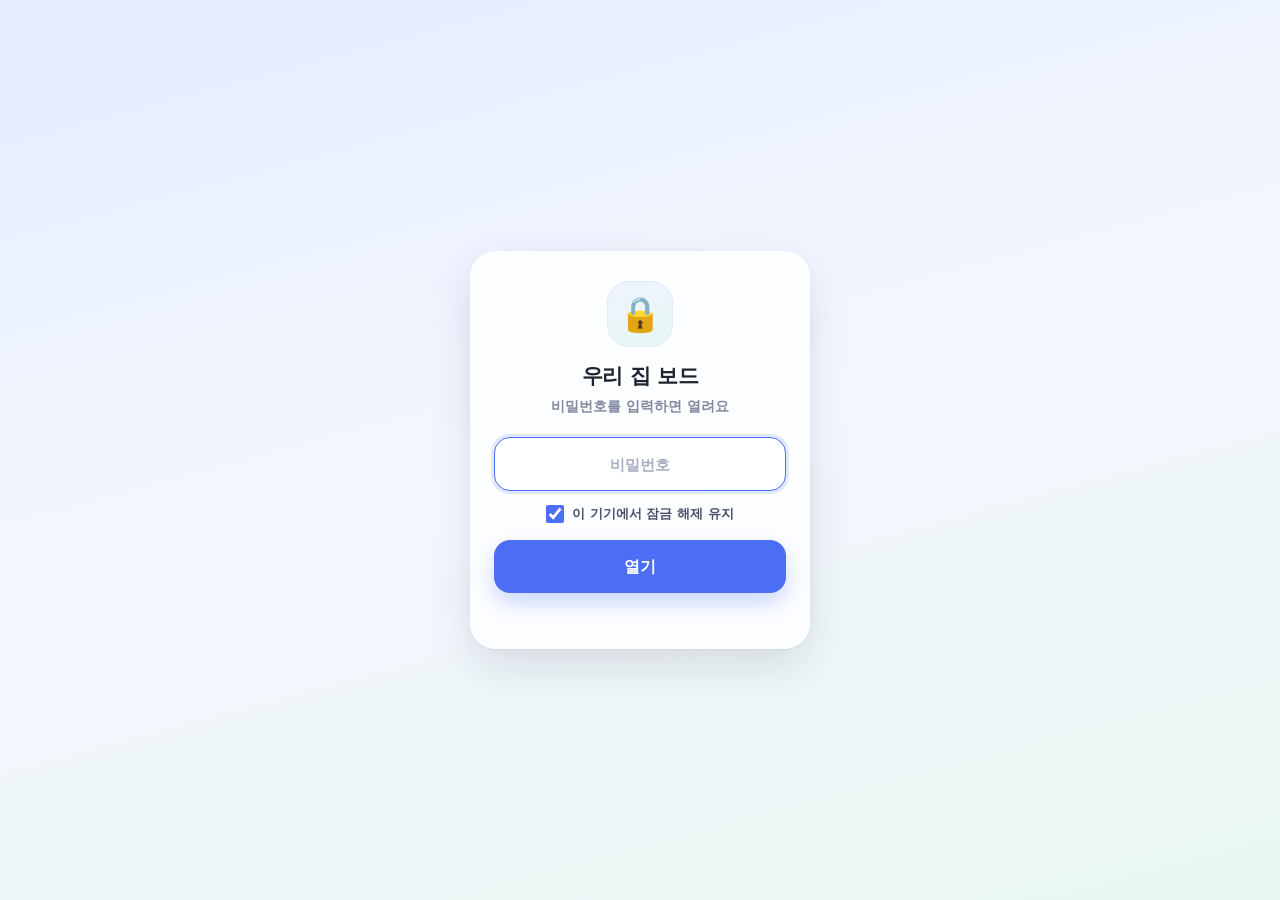
<file: index.html>
<!DOCTYPE html>
<html lang="ko">
<head>
<meta charset="utf-8">
<meta name="viewport" content="width=device-width, initial-scale=1, viewport-fit=cover">
<meta name="theme-color" content="#eef3ff">
<meta name="apple-mobile-web-app-capable" content="yes">
<meta name="apple-mobile-web-app-title" content="우리 집 보드">
<meta name="description" content="우리 집 보드">
<meta name="robots" content="noindex, nofollow">
<meta http-equiv="Cache-Control" content="no-cache, no-store, must-revalidate">
<meta http-equiv="Pragma" content="no-cache">
<meta http-equiv="Expires" content="0">
<meta name="board-version" content="20261127173428">
<title>우리 집 보드</title>
<link rel="stylesheet" href="styles.css?v=20261127173428">
<link rel="icon" href="data:image/svg+xml,<svg xmlns='http://www.w3.org/2000/svg' viewBox='0 0 100 100'><text y='.9em' font-size='90'>🔒</text></svg>">
</head>
<body class="locked">

<!-- 잠금 화면 -->
<div class="lock-screen" id="lockScreen">
  <div class="lock-card">
    <div class="lock-icon" aria-hidden="true">🔒</div>
    <h1 class="lock-title">우리 집 보드</h1>
    <p class="lock-sub">비밀번호를 입력하면 열려요</p>

    <form class="lock-form" id="lockForm" autocomplete="off" novalidate>
      <input class="lock-input" id="lockInput" type="password" inputmode="numeric"
             pattern="[0-9]*" maxlength="12" autocomplete="off" autocorrect="off"
             autocapitalize="off" spellcheck="false" placeholder="비밀번호" aria-label="비밀번호">
      <label class="lock-remember">
        <input type="checkbox" id="rememberDevice" checked>
        <span>이 기기에서 잠금 해제 유지</span>
      </label>
      <button type="submit" class="lock-btn" id="lockSubmit">열기</button>
    </form>

    <p class="lock-error" id="lockError" role="alert" aria-live="polite"></p>
  </div>
</div>

<header class="hero app-shell">
  <div class="hero-inner">
    <div class="hero-top">
      <h1 class="title">우리 집 보드</h1>
      <div class="hero-actions">
        <button type="button" class="refresh-now" id="refreshNow" aria-label="새로고침" title="새로고침">↻</button>
        <button type="button" class="lock-now" id="lockNow" aria-label="잠금">🔒 잠금</button>
      </div>
    </div>
    <div class="hero-row">
      <p class="today" id="todayLabel">오늘</p>
      <span class="pill" id="ddayPill">D-day</span>
      <span class="refresh-note" id="refreshNote" aria-live="polite"></span>
    </div>
    <p class="hero-sub" id="heroSub"></p>
  </div>
</header>

<main class="wrap app-shell" id="main">

  <!-- 오늘 -->
  <section class="tab-panel is-active" id="panel-today" role="tabpanel" aria-labelledby="tab-today">
    <article class="card card-meal" id="todayMealCard">
      <header class="card-head">
        <h2><span class="ico">🍚</span> 오늘의 급식</h2>
        <span class="kcal" id="todayKcal"></span>
      </header>
      <ul class="menu-list" id="todayMenu"><li class="loading">불러오는 중…</li></ul>
      <p class="note" id="todayMealNote"></p>
    </article>

    <article class="card" id="todayAcademyCard">
      <header class="card-head">
        <h2><span class="ico">🏃</span> 오늘의 학원</h2>
        <span class="muted" id="todayAcademyCount"></span>
      </header>
      <ol class="timeline" id="todayTimeline"></ol>
      <p class="note" id="todayAcademyNote"></p>
    </article>

    <article class="card card-dday">
      <header class="card-head">
        <h2><span class="ico">🎒</span> 방학까지</h2>
      </header>
      <p class="dday-big" id="ddayBig">-</p>
      <p class="note" id="ddayNote"></p>
      <ul class="mini-events" id="nextEvents"></ul>
    </article>
  </section>

  <!-- 시간표 -->
  <section class="tab-panel" id="panel-timetable" role="tabpanel" aria-labelledby="tab-timetable">
    <div class="section-head">
      <h2>주간 학원 시간표</h2>
      <p class="muted">월~토 · 오늘 요일은 색으로 표시돼요</p>
    </div>
    <div id="timetable" class="timetable"></div>
    <p class="note center" id="timetableNote"></p>
  </section>

  <!-- 급식 -->
  <section class="tab-panel" id="panel-meal" role="tabpanel" aria-labelledby="tab-meal">
    <div class="section-head row-between">
      <h2>급식표</h2>
      <div class="week-nav">
        <button type="button" class="icon-btn" id="prevWeek" aria-label="지난 주">‹</button>
        <span id="weekRange" class="week-range">-</span>
        <button type="button" class="icon-btn" id="nextWeek" aria-label="다음 주">›</button>
      </div>
    </div>
    <div id="weekMeals" class="week-meals"></div>

    <div class="section-head">
      <h2 id="monthTitle">이번 달 전체 급식</h2>
      <p class="muted">날짜를 누르면 식단이 펼쳐져요</p>
    </div>
    <div id="monthMeals" class="month-meals"></div>
    <p class="note" id="mealSourceNote"></p>
  </section>

  <!-- 숙제 -->
  <section class="tab-panel" id="panel-homework" role="tabpanel" aria-labelledby="tab-homework">
    <div class="section-head row-between">
      <h2>숙제 · 준비물</h2>
      <span class="muted" id="hwProgress">0 / 0</span>
    </div>
    <div class="progress"><div class="progress-bar" id="hwBar"></div></div>

    <form class="hw-form" id="hwForm" autocomplete="off">
      <input type="text" id="hwInput" maxlength="60" placeholder="할 일을 적어 주세요 (예: 수학 12쪽)" aria-label="할 일 추가">
      <button type="submit" class="add-btn">추가</button>
    </form>

    <ul class="hw-list" id="hwList"></ul>
    <p class="note" id="hwNote">체크한 내용은 이 기기에만 저장돼요. 알림장에 올라온 숙제·준비물은 자동으로 채워지고, 지난 알림장 항목은 정리돼요.</p>
    <button type="button" class="ghost-btn" id="hwClearDone">완료한 항목 지우기</button>
  </section>

  <!-- 일정 -->
  <section class="tab-panel" id="panel-events" role="tabpanel" aria-labelledby="tab-events">
    <div class="section-head">
      <h2>시험 · 수행평가</h2>
      <p class="muted">알림장에 올라온 일정과 범위 그대로</p>
    </div>
    <div class="exam-card" id="examCard" hidden>
      <header class="exam-head">
        <h3 id="examTitle"></h3>
        <span class="badge" id="examDday"></span>
      </header>
      <ul class="exam-list" id="examList"></ul>
      <p class="note" id="examNote"></p>
    </div>
    <p class="note" id="examEmpty">지금은 예정된 시험이 없어요.</p>

    <div class="section-head">
      <h2>학사일정</h2>
      <p class="muted">2026학년도</p>
    </div>
    <ul class="event-list" id="eventList"></ul>
    <p class="note" id="eventSourceNote"></p>
  </section>

</main>

<footer class="foot app-shell" id="footNote"></footer>

<nav class="tabbar app-shell" role="tablist" aria-label="메뉴">
  <button type="button" role="tab" class="tab is-active" id="tab-today" data-tab="today" aria-selected="true"><span class="ti">🏠</span>오늘</button>
  <button type="button" role="tab" class="tab" id="tab-timetable" data-tab="timetable" aria-selected="false"><span class="ti">📅</span>시간표</button>
  <button type="button" role="tab" class="tab" id="tab-meal" data-tab="meal" aria-selected="false"><span class="ti">🍱</span>급식</button>
  <button type="button" role="tab" class="tab" id="tab-homework" data-tab="homework" aria-selected="false"><span class="ti">✅</span>숙제</button>
  <button type="button" role="tab" class="tab" id="tab-events" data-tab="events" aria-selected="false"><span class="ti">📌</span>일정</button>
</nav>

<script src="data-enc.js?v=20261127173428"></script>
<script src="app.js?v=20261127173428"></script>
<script>
/* 판올림 감지: index.html 이 캐시에 남아 있어도 새 배포를 알아채고 스스로 새 주소로 다시 엽니다. */
(function () {
  var cur = document.querySelector('meta[name="board-version"]');
  var mine = cur ? cur.getAttribute('content') : '';
  if (!mine || !window.fetch) return;
  var p;
  try {
    p = fetch('version.json?ts=' + Date.now(), { cache: 'no-store' });
  } catch (e) { return; }
  p.then(function (r) { return r.ok ? r.text() : ''; })
    .then(function (t) {
      var latest = '';
      try { latest = (JSON.parse(t) || {}).version || ''; } catch (e) { return; }
      if (!latest || latest === mine) return;
      var u = new URL(location.href);
      if (u.searchParams.get('v') === latest) return;
      try {
        if (sessionStorage.getItem('donnie.reloadFor') === latest) return;
        sessionStorage.setItem('donnie.reloadFor', latest);
      } catch (e) {}
      u.searchParams.set('v', latest);
      location.replace(u.toString());
    })
    .catch(function () {});
})();
</script>
</body>
</html>
</file>
<file: styles.css>
:root{
  --bg:#f4f6fb;
  --card:#ffffff;
  --ink:#1f2532;
  --ink-2:#48506a;
  --muted:#818aa0;
  --line:#eceff6;
  --accent:#4c6ef5;
  --accent-soft:#e9efff;
  --sports:#2f74e0;
  --sports-bg:#e8f1fe;
  --study:#7a5cf0;
  --study-bg:#efeaff;
  --care:#e07b39;
  --care-bg:#fdefe3;
  --mint:#12a594;
  --mint-bg:#e2f7f2;
  --radius:20px;
  --shadow:0 6px 20px rgba(31,37,50,.06), 0 1px 2px rgba(31,37,50,.04);
  --tab-h:64px;
}

*{box-sizing:border-box;-webkit-tap-highlight-color:transparent}
html,body{margin:0;padding:0}
body{
  background:var(--bg);
  color:var(--ink);
  font-family:-apple-system,BlinkMacSystemFont,"Apple SD Gothic Neo","Pretendard","Noto Sans KR","Malgun Gothic",system-ui,sans-serif;
  font-size:16px;
  line-height:1.45;
  -webkit-font-smoothing:antialiased;
  padding-bottom:calc(var(--tab-h) + env(safe-area-inset-bottom) + 16px);
}
h1,h2,h3,p,ul,ol{margin:0;padding:0}
ul,ol{list-style:none}
button{font:inherit;color:inherit;border:0;background:none;cursor:pointer}

/* ---------- lock screen ---------- */
body.locked{overflow:hidden;padding-bottom:0}
body.locked .app-shell{display:none !important}
.lock-screen{
  position:fixed;inset:0;z-index:60;
  display:flex;align-items:center;justify-content:center;
  padding:24px 20px calc(env(safe-area-inset-bottom) + 24px);
  background:linear-gradient(165deg,#e4ecff 0%,#f4f7ff 48%,#e8f7f2 100%);
}
.lock-screen[hidden]{display:none}
.lock-card{
  width:100%;max-width:340px;
  background:rgba(255,255,255,.86);
  backdrop-filter:saturate(180%) blur(16px);
  -webkit-backdrop-filter:saturate(180%) blur(16px);
  border-radius:26px;
  box-shadow:0 18px 44px rgba(31,37,50,.12), 0 1px 2px rgba(31,37,50,.06);
  padding:30px 24px 24px;
  text-align:center;
}
.lock-icon{
  font-size:34px;line-height:1;
  width:66px;height:66px;margin:0 auto 14px;
  display:grid;place-items:center;
  background:linear-gradient(160deg,#eef3ff,#e6f7f2);
  border-radius:22px;
  box-shadow:inset 0 0 0 1px #e3ebfa;
}
.lock-title{font-size:21px;font-weight:800;letter-spacing:-.02em}
.lock-sub{font-size:13.5px;color:var(--muted);margin-top:6px;font-weight:600}
.lock-form{margin-top:20px}
.lock-input{
  width:100%;
  border:1px solid #dde5f3;background:#fff;border-radius:16px;
  padding:15px 16px;font-size:19px;font-weight:700;letter-spacing:.34em;
  text-align:center;color:var(--ink);
  box-shadow:inset 0 1px 2px rgba(31,37,50,.04);
}
.lock-input::placeholder{letter-spacing:normal;font-size:15px;font-weight:600;color:#a8b0c2}
.lock-input:placeholder-shown{letter-spacing:normal}
.lock-input:focus{outline:none;border-color:var(--accent);box-shadow:0 0 0 3px rgba(76,110,245,.16)}
.lock-input:disabled{background:#f7f9fc;color:var(--muted)}
.lock-remember{
  display:flex;align-items:center;justify-content:center;gap:8px;
  margin-top:14px;font-size:13px;color:var(--ink-2);font-weight:600;
  cursor:pointer;-webkit-user-select:none;user-select:none;
}
.lock-remember input{
  width:18px;height:18px;margin:0;accent-color:var(--accent);flex:none;
}
.lock-btn{
  width:100%;margin-top:16px;
  background:var(--accent);color:#fff;
  font-size:16px;font-weight:800;
  padding:15px 0;border-radius:16px;
  box-shadow:0 10px 22px rgba(76,110,245,.28);
}
.lock-btn:active{transform:scale(.985)}
.lock-btn:disabled{opacity:.55;box-shadow:none}
.lock-error{
  min-height:20px;margin-top:12px;
  font-size:13px;font-weight:700;color:#d64545;
  opacity:0;transition:opacity .15s ease;
}
.lock-error.show{opacity:1}
.lock-error.is-info{color:var(--muted);font-weight:600}

/* ---------- hero ---------- */
.hero{
  background:linear-gradient(160deg,#dfe9ff 0%,#eef4ff 46%,#e6f7f2 100%);
  padding:calc(env(safe-area-inset-top) + 22px) 20px 22px;
  border-radius:0 0 28px 28px;
}
.hero-inner{max-width:520px;margin:0 auto}
.hero-top{display:flex;align-items:center;justify-content:space-between;gap:12px}
.title{
  font-size:26px;
  font-weight:800;
  letter-spacing:-.02em;
  margin-top:0;
}
.lock-now{
  flex:none;
  font-size:12.5px;font-weight:750;color:#4d5876;
  background:rgba(255,255,255,.8);
  padding:8px 12px;border-radius:999px;
  box-shadow:0 2px 8px rgba(31,37,50,.08);
  white-space:nowrap;
}
.lock-now:active{transform:scale(.95)}
.hero-actions{display:flex;align-items:center;gap:8px;flex:none}
/* 새로고침 버튼 — 누르면 최신 데이터를 다시 받아 옵니다. */
.refresh-now{
  flex:none;
  width:34px;height:34px;padding:0;
  font-size:17px;line-height:1;
  color:#4d5876;
  background:rgba(255,255,255,.8);
  border-radius:50%;
  box-shadow:0 2px 8px rgba(31,37,50,.08);
  display:grid;place-items:center;
  -webkit-tap-highlight-color:transparent;
  transition:color .15s, background .15s;
}
.refresh-now:active{transform:scale(.94)}
.refresh-now.is-busy{color:var(--accent);background:#fff;animation:refresh-spin .8s linear infinite}
.refresh-now.is-done{color:#0d8577;background:var(--mint-bg)}
.refresh-now.is-fail{color:#d64545;background:#fdeaea}
@keyframes refresh-spin{from{transform:rotate(0deg)}to{transform:rotate(360deg)}}
@media (prefers-reduced-motion:reduce){.refresh-now.is-busy{animation:none}}
.refresh-note{
  margin-left:auto;
  font-size:12px;font-weight:800;color:#0d8577;
  opacity:0;transition:opacity .18s ease;
  white-space:nowrap;
}
.refresh-note.show{opacity:1}
.hero-row{
  display:flex;align-items:center;gap:8px;
  margin-top:10px;flex-wrap:wrap;
}
.today{font-size:17px;font-weight:700;color:var(--ink)}
.pill{
  font-size:12.5px;font-weight:700;
  background:#fff;
  color:var(--accent);
  padding:4px 10px;
  border-radius:999px;
  box-shadow:0 2px 8px rgba(76,110,245,.16);
  white-space:nowrap;
}
.hero-sub{font-size:13px;color:#5b6788;margin-top:6px}

/* ---------- layout ---------- */
.wrap{
  max-width:520px;
  margin:0 auto;
  padding:16px 16px 8px;
}
.tab-panel{display:none}
.tab-panel.is-active{display:block;animation:fade .18s ease-out}
@keyframes fade{from{opacity:0;transform:translateY(4px)}to{opacity:1;transform:none}}

.card{
  background:var(--card);
  border-radius:var(--radius);
  box-shadow:var(--shadow);
  padding:16px 16px 14px;
  margin-bottom:14px;
}
.card-head{
  display:flex;align-items:baseline;justify-content:space-between;
  gap:10px;margin-bottom:10px;
}
.card-head h2{font-size:16px;font-weight:750;letter-spacing:-.01em;display:flex;align-items:center;gap:6px}
.ico{font-size:16px}
.muted{color:var(--muted);font-size:12.5px;font-weight:600}
.note{color:var(--muted);font-size:12.5px;margin-top:10px;line-height:1.5}
.note.center{text-align:center;margin-top:14px}
.kcal{
  font-size:12.5px;font-weight:700;color:#b4622a;
  background:#fdf0e6;padding:3px 9px;border-radius:999px;white-space:nowrap;
}

.section-head{margin:6px 2px 10px}
.section-head h2{font-size:17px;font-weight:800;letter-spacing:-.01em}
.section-head .muted{margin-top:2px;display:block;font-weight:500}
.row-between{display:flex;align-items:center;justify-content:space-between;gap:10px}

/* ---------- today meal ---------- */
.card-meal{background:linear-gradient(170deg,#fff 45%,#fffaf4 100%)}
.menu-list{display:flex;flex-wrap:wrap;gap:7px}
.menu-list li{
  background:#f6f8fd;
  border:1px solid #eef2fa;
  color:var(--ink-2);
  font-size:14px;
  font-weight:600;
  padding:7px 11px;
  border-radius:12px;
}
.menu-list li.loading{background:none;border:0;color:var(--muted);font-weight:500;padding-left:0}
.menu-list li.main{background:#fff3e6;border-color:#fbe3cc;color:#a65a1f}

/* ---------- timeline ---------- */
.timeline{position:relative;margin-top:2px}
.timeline::before{
  content:"";position:absolute;left:6px;top:10px;bottom:10px;
  width:2px;background:var(--line);border-radius:2px;
}
.tl-item{position:relative;padding:9px 0 9px 26px;display:flex;gap:10px;align-items:flex-start}
.tl-dot{
  position:absolute;left:0;top:15px;width:14px;height:14px;border-radius:50%;
  background:#fff;border:2.5px solid #c9d1e4;
}
.tl-item.is-now .tl-dot{border-color:var(--accent);box-shadow:0 0 0 4px rgba(76,110,245,.16)}
.tl-item.is-done{opacity:.5}
.tl-item.is-done .tl-dot{border-color:#b8c0d4}
.tl-time{
  font-variant-numeric:tabular-nums;
  font-size:13px;font-weight:700;color:var(--ink-2);
  min-width:88px;white-space:nowrap;
}
.tl-body{flex:1;min-width:0}
.tl-name{font-size:15px;font-weight:750;display:flex;align-items:center;gap:7px;flex-wrap:wrap}
.tl-place{font-size:12.5px;color:var(--muted);margin-top:2px}
.badge{
  font-size:11px;font-weight:800;letter-spacing:.02em;
  padding:2px 7px;border-radius:999px;
  background:var(--accent-soft);color:var(--accent);
}
.badge.next{background:var(--mint-bg);color:#0d8577}
.tag-sports{color:var(--sports)}
.tag-study{color:var(--study)}
.tag-care{color:var(--care)}
.empty{
  color:var(--muted);font-size:14px;
  background:#f7f9fc;border-radius:14px;padding:14px;text-align:center;
}

/* ---------- dday ---------- */
.card-dday{background:linear-gradient(165deg,#fff 40%,#eef7ff 100%)}
.dday-big{font-size:30px;font-weight:850;letter-spacing:-.03em;color:#2c4bc4}
.mini-events{margin-top:12px;display:grid;gap:6px}
.mini-events li{
  display:flex;justify-content:space-between;gap:10px;
  font-size:13.5px;color:var(--ink-2);
  padding-top:6px;border-top:1px dashed var(--line);
}
.mini-events li span:first-child{font-weight:650}
.mini-events li .d{color:var(--muted);font-size:12.5px;font-weight:700;white-space:nowrap}

/* ---------- timetable ---------- */
.timetable{display:grid;gap:10px}
.day-card{
  background:var(--card);border-radius:16px;box-shadow:var(--shadow);
  padding:12px 14px;
}
.day-card.today{
  box-shadow:0 0 0 2px var(--accent) inset, var(--shadow);
  background:linear-gradient(180deg,#f7faff,#fff);
}
.day-head{display:flex;align-items:center;gap:8px;margin-bottom:8px}
.day-name{font-size:15px;font-weight:800}
.day-card.today .day-name{color:var(--accent)}
.day-date{font-size:12.5px;color:var(--muted);font-weight:600}
.day-rest{font-size:13px;color:var(--muted)}
.slot{
  display:flex;align-items:center;gap:9px;
  padding:6px 0;
}
.slot + .slot{border-top:1px dashed var(--line)}
.slot-time{
  font-variant-numeric:tabular-nums;font-size:13px;font-weight:700;
  color:var(--ink-2);min-width:104px;white-space:nowrap;
}
.slot-name{font-size:14.5px;font-weight:700}
.slot-name.sports{color:var(--sports)}
.slot-name.study{color:var(--study)}
.slot-name.care{color:var(--care)}

/* ---------- meals ---------- */
.week-nav{display:flex;align-items:center;gap:4px}
.icon-btn{
  width:32px;height:32px;border-radius:10px;background:#fff;
  box-shadow:var(--shadow);font-size:18px;line-height:1;font-weight:700;color:var(--ink-2);
  display:grid;place-items:center;
}
.icon-btn:active{transform:scale(.94)}
.week-range{font-size:12.5px;font-weight:700;color:var(--muted);min-width:104px;text-align:center}
.week-meals{display:grid;gap:10px}
.meal-card{
  background:var(--card);border-radius:16px;box-shadow:var(--shadow);padding:13px 15px;
}
.meal-card.today{box-shadow:0 0 0 2px #ffb26b inset,var(--shadow)}
.meal-head{display:flex;align-items:baseline;justify-content:space-between;gap:8px;margin-bottom:7px}
.meal-day{font-size:14.5px;font-weight:800}
.meal-card.today .meal-day{color:#c26a12}
.meal-cal{font-size:12px;font-weight:700;color:var(--muted)}
.meal-items{font-size:14px;color:var(--ink-2);line-height:1.6}
.meal-none{font-size:13.5px;color:var(--muted)}

.month-meals{display:grid;gap:8px}
.month-row{
  background:var(--card);border-radius:14px;box-shadow:var(--shadow);overflow:hidden;
}
.month-row summary{
  list-style:none;cursor:pointer;
  display:flex;align-items:center;gap:10px;
  padding:12px 14px;font-size:14px;
}
.month-row summary::-webkit-details-marker{display:none}
.month-row .md{font-weight:800;min-width:82px}
.month-row .preview{
  flex:1;min-width:0;color:var(--muted);font-size:13px;
  white-space:nowrap;overflow:hidden;text-overflow:ellipsis;
}
.month-row .mc{font-size:12px;font-weight:700;color:#b4622a}
.month-row .body{padding:0 14px 13px;font-size:14px;color:var(--ink-2);line-height:1.65}

/* ---------- homework ---------- */
.progress{height:8px;background:#e9edf7;border-radius:999px;overflow:hidden;margin:2px 2px 14px}
.progress-bar{height:100%;width:0;background:linear-gradient(90deg,#6f8cff,#37c9a8);transition:width .25s ease}
.hw-form{display:flex;gap:8px;margin-bottom:14px}
.hw-form input{
  flex:1;min-width:0;
  border:1px solid #e2e7f2;background:#fff;border-radius:14px;
  padding:12px 14px;font-size:15px;color:var(--ink);
  box-shadow:var(--shadow);
}
.hw-form input::placeholder{color:#a8b0c2}
.hw-form input:focus{outline:none;border-color:var(--accent);box-shadow:0 0 0 3px rgba(76,110,245,.14)}
.add-btn{
  background:var(--accent);color:#fff;font-weight:750;font-size:15px;
  padding:0 18px;border-radius:14px;box-shadow:0 6px 14px rgba(76,110,245,.28);
}
.add-btn:active{transform:scale(.96)}
.hw-list{display:grid;gap:8px}
.hw-item{
  display:flex;align-items:center;gap:10px;
  background:var(--card);border-radius:14px;box-shadow:var(--shadow);
  padding:11px 12px;
}
.hw-check{
  width:24px;height:24px;border-radius:8px;border:2px solid #ccd4e6;background:#fff;
  flex:none;position:relative;
}
.hw-item.done .hw-check{background:var(--mint);border-color:var(--mint)}
.hw-item.done .hw-check::after{
  content:"";position:absolute;left:6px;top:2px;width:6px;height:11px;
  border:2px solid #fff;border-top:0;border-left:0;transform:rotate(42deg);
}
.hw-text{flex:1;min-width:0;font-size:15px;font-weight:600;word-break:break-word}
.hw-src{
  display:inline-block;margin-left:6px;vertical-align:middle;
  font-size:10.5px;font-weight:800;letter-spacing:.02em;
  padding:2px 6px;border-radius:999px;
  background:var(--mint-bg);color:#0d8577;
}
.hw-item.from-notice{box-shadow:0 0 0 1.5px #d8f2ec inset, var(--shadow)}
.hw-item.done .hw-text{color:#a3abbd;text-decoration:line-through;font-weight:500}
.hw-del{
  width:30px;height:30px;border-radius:9px;color:#b6bdcd;font-size:17px;
  display:grid;place-items:center;flex:none;
}
.hw-del:active{background:#f1f3f9}
.ghost-btn{
  display:block;margin:16px auto 0;font-size:13px;font-weight:650;color:var(--muted);
  padding:8px 14px;border-radius:12px;background:#fff;box-shadow:var(--shadow);
}

/* ---------- exams ---------- */
.exam-card{
  background:linear-gradient(165deg,#fff 40%,#fff4ee 100%);
  border:1px solid #ffe6d8;border-radius:18px;box-shadow:var(--shadow);
  padding:14px 16px;margin-bottom:16px;
}
.exam-card[hidden]{display:none}
.exam-head{display:flex;align-items:center;justify-content:space-between;gap:8px;margin-bottom:10px}
.exam-head h3{font-size:15px;font-weight:800;letter-spacing:-.01em;color:#a8451f}
.exam-head .badge{background:#fde7d8;color:#b4552a;font-size:11.5px}
.exam-list{display:grid;gap:9px}
.exam-list li{padding-top:9px;border-top:1px dashed #f3dccf;font-size:13.5px;color:var(--ink-2)}
.exam-list li:first-child{padding-top:0;border-top:0}
.exam-when{
  display:inline-block;margin-right:6px;
  font-size:11.5px;font-weight:800;color:#c2703f;
  background:#fdefe3;padding:2px 7px;border-radius:999px;white-space:nowrap;
}
.exam-subject{font-size:14.5px;font-weight:800;color:var(--ink)}
.exam-scope{display:block;margin-top:3px;line-height:1.55;color:var(--ink-2)}

/* ---------- events ---------- */
.event-list{display:grid;gap:8px}
.event-item{
  display:flex;align-items:center;gap:12px;
  background:var(--card);border-radius:14px;box-shadow:var(--shadow);
  padding:12px 14px;
}
.event-item .ed{
  font-variant-numeric:tabular-nums;font-size:13px;font-weight:800;color:var(--ink-2);
  min-width:74px;
}
.event-item .et{flex:1;display:flex;flex-direction:column;gap:1px;font-size:14.5px;font-weight:650}
.event-item .edetail{font-size:11.5px;font-weight:500;color:var(--muted)}
.event-item.exam{background:linear-gradient(120deg,#fff,#fff2ec);box-shadow:0 0 0 1.5px #ffe0cf inset, var(--shadow)}
.event-item.exam .et{color:#a8451f}
.event-item .dday{font-size:12px;font-weight:800;color:var(--accent);white-space:nowrap}
.event-item.past{opacity:.45}
.event-item.vacation{background:linear-gradient(120deg,#fff,#eef7ff)}
.event-item.holiday .et{color:#c0452f}

.foot{
  max-width:520px;margin:6px auto 0;padding:0 20px 8px;
  font-size:11.5px;line-height:1.6;color:#a3abbd;text-align:center;
}

/* ---------- tabbar ---------- */
.tabbar{
  position:fixed;left:0;right:0;bottom:0;z-index:20;
  display:flex;
  background:rgba(255,255,255,.92);
  backdrop-filter:saturate(180%) blur(14px);
  -webkit-backdrop-filter:saturate(180%) blur(14px);
  border-top:1px solid #e8ecf5;
  padding-bottom:env(safe-area-inset-bottom);
}
.tab{
  flex:1;height:var(--tab-h);
  display:flex;flex-direction:column;align-items:center;justify-content:center;gap:2px;
  font-size:11px;font-weight:650;color:#98a1b5;
}
.tab .ti{font-size:19px;line-height:1;filter:grayscale(1) opacity(.65)}
.tab.is-active{color:var(--accent)}
.tab.is-active .ti{filter:none}

@media (prefers-color-scheme:dark){
  /* keep light design readable: soften pure white glare only */
  body{background:#f4f6fb}
}
</file>
